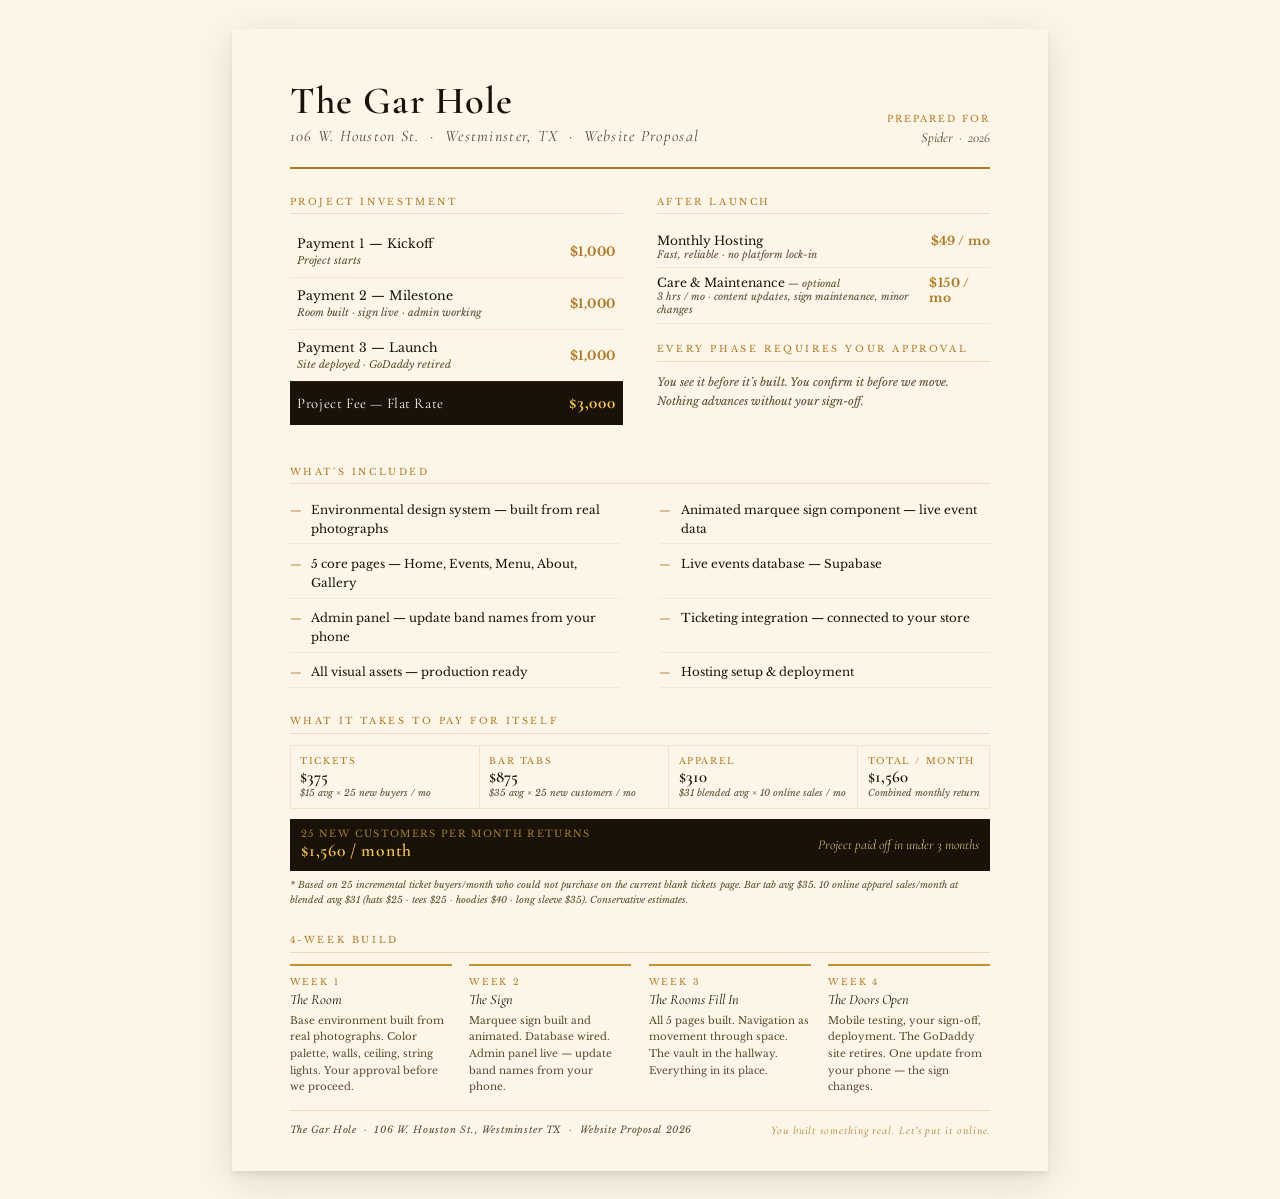
<file: pitch/garhole-proposal.html>
<!DOCTYPE html>
<html lang="en">
<head>
<meta charset="UTF-8">
<meta name="viewport" content="width=device-width, initial-scale=1.0">
<title>The Gar Hole — Website Proposal</title>
<link rel="preconnect" href="https://fonts.googleapis.com">
<link rel="preconnect" href="https://fonts.gstatic.com" crossorigin>
<link href="https://fonts.googleapis.com/css2?family=Cormorant+Garamond:ital,wght@0,400;0,600;1,400;1,600&family=Libre+Baskerville:ital,wght@0,400;0,700;1,400&display=swap" rel="stylesheet">
<style>

/* ── PRINT + SCREEN ─────────────────────────── */
:root {
  --ink:       #1a1208;
  --amber:     #b07820;
  --amber-lt:  #c89030;
  --rule:      #c8a860;
  --muted:     #5a4830;
  --bg:        #fdf6e8;
  --bg-dark:   #1a1208;
  --cream:     #f5ead0;
  --white:     #fffdf5;
}

* { margin:0; padding:0; box-sizing:border-box; }

body {
  background: var(--bg);
  font-family: 'Libre Baskerville', Georgia, serif;
  color: var(--ink);
  -webkit-print-color-adjust: exact;
  print-color-adjust: exact;
}

/* ── PAGE SHELL ─────────────────────────────── */
.page {
  width: 8.5in;
  min-height: 11in;
  margin: 0 auto;
  padding: 0.55in 0.60in 0.50in;
  background: var(--bg);
  position: relative;
}

/* ── HEADER ─────────────────────────────────── */
.header {
  display: flex;
  align-items: flex-end;
  justify-content: space-between;
  padding-bottom: 0.22in;
  border-bottom: 2px solid var(--amber);
  margin-bottom: 0.28in;
}
.header-left h1 {
  font-family: 'Cormorant Garamond', serif;
  font-size: 2.4rem;
  font-weight: 600;
  color: var(--ink);
  letter-spacing: 0.03em;
  line-height: 1;
}
.header-left p {
  font-family: 'Cormorant Garamond', serif;
  font-style: italic;
  font-size: 1.0rem;
  color: var(--muted);
  letter-spacing: 0.08em;
  margin-top: 0.06in;
}
.header-right {
  text-align: right;
}
.header-right .label {
  font-size: 0.58rem;
  letter-spacing: 0.22em;
  text-transform: uppercase;
  color: var(--amber);
  margin-bottom: 0.04in;
}
.header-right .date {
  font-family: 'Cormorant Garamond', serif;
  font-size: 0.88rem;
  color: var(--muted);
  font-style: italic;
}

/* ── SECTION HEADS ──────────────────────────── */
.sec-head {
  font-size: 0.58rem;
  letter-spacing: 0.28em;
  text-transform: uppercase;
  color: var(--amber);
  margin-bottom: 0.12in;
  padding-bottom: 0.06in;
  border-bottom: 1px solid rgba(180,140,60,0.25);
}

/* ── INTRO BLOCK ────────────────────────────── */
.intro {
  margin-bottom: 0.28in;
}
.intro p {
  font-family: 'Cormorant Garamond', serif;
  font-style: italic;
  font-size: 1.08rem;
  line-height: 1.72;
  color: var(--muted);
  max-width: 6.5in;
}

/* ── TWO COLUMN LAYOUT ──────────────────────── */
.two-col {
  display: grid;
  grid-template-columns: 1fr 1fr;
  gap: 0.35in;
  margin-bottom: 0.28in;
}

/* ── DELIVERABLES LIST ──────────────────────── */
.deliverables {
  margin-bottom: 0.28in;
}
.del-grid {
  display: grid;
  grid-template-columns: 1fr 1fr;
  gap: 0.06in 0.4in;
}
.del-item {
  display: flex;
  align-items: baseline;
  gap: 0.1in;
  font-size: 0.74rem;
  line-height: 1.6;
  color: var(--ink);
  padding: 0.05in 0;
  border-bottom: 1px solid rgba(180,140,60,0.12);
}
.del-item::before {
  content: '—';
  color: var(--amber);
  flex-shrink: 0;
  font-size: 0.65rem;
}

/* ── FEE TABLE ──────────────────────────────── */
.fee-table {
  width: 100%;
  border-collapse: collapse;
  margin-bottom: 0.14in;
}
.fee-table tr {
  border-bottom: 1px solid rgba(180,140,60,0.15);
}
.fee-table tr:last-child {
  border-bottom: none;
}
.fee-table td {
  padding: 0.09in 0.08in;
  font-size: 0.78rem;
  line-height: 1.4;
}
.fee-table td:last-child {
  text-align: right;
  font-weight: 700;
  color: var(--amber);
  letter-spacing: 0.04em;
  white-space: nowrap;
}
.fee-table .trigger {
  font-size: 0.64rem;
  color: var(--muted);
  font-style: italic;
  display: block;
  margin-top: 0.02in;
}
.fee-total {
  background: var(--ink);
  color: var(--white);
}
.fee-total td {
  padding: 0.10in 0.08in;
  font-family: 'Cormorant Garamond', serif;
  font-size: 0.92rem;
  letter-spacing: 0.04em;
  -webkit-print-color-adjust: exact;
  print-color-adjust: exact;
}
.fee-total td:last-child {
  color: #f5c842;
  font-size: 1.08rem;
}

/* ── ONGOING TABLE ──────────────────────────── */
.ongoing-row {
  display: flex;
  justify-content: space-between;
  align-items: baseline;
  padding: 0.07in 0;
  border-bottom: 1px solid rgba(180,140,60,0.12);
  font-size: 0.76rem;
}
.ongoing-row:last-child { border-bottom: none; }
.ongoing-row .amt {
  font-weight: 700;
  color: var(--amber);
  letter-spacing: 0.04em;
}
.ongoing-row .note {
  font-size: 0.62rem;
  color: var(--muted);
  font-style: italic;
  display: block;
}

/* ── ROI TABLE ──────────────────────────────── */
.roi-grid {
  display: grid;
  grid-template-columns: repeat(3, 1fr) auto;
  gap: 0;
  margin-bottom: 0.10in;
}
.roi-cell {
  padding: 0.09in 0.10in;
  border: 1px solid rgba(180,140,60,0.18);
  border-right: none;
}
.roi-cell:last-child { border-right: 1px solid rgba(180,140,60,0.18); }
.roi-cell .rc-label {
  font-size: 0.56rem;
  letter-spacing: 0.18em;
  text-transform: uppercase;
  color: var(--amber);
  margin-bottom: 0.03in;
}
.roi-cell .rc-val {
  font-family: 'Cormorant Garamond', serif;
  font-size: 1.05rem;
  font-weight: 600;
  color: var(--ink);
  line-height: 1;
}
.roi-cell .rc-note {
  font-size: 0.58rem;
  color: var(--muted);
  font-style: italic;
  margin-top: 0.02in;
}
.roi-result {
  background: var(--ink);
  padding: 0.10in 0.12in;
  display: flex;
  align-items: center;
  justify-content: space-between;
  margin-bottom: 0.08in;
  -webkit-print-color-adjust: exact;
  print-color-adjust: exact;
}
.roi-result .rr-label {
  font-size: 0.60rem;
  letter-spacing: 0.14em;
  text-transform: uppercase;
  color: rgba(245,200,66,0.60);
}
.roi-result .rr-val {
  font-family: 'Cormorant Garamond', serif;
  font-size: 1.1rem;
  color: #f5c842;
  font-weight: 600;
  letter-spacing: 0.04em;
}
.roi-result .rr-payoff {
  font-family: 'Cormorant Garamond', serif;
  font-style: italic;
  font-size: 0.85rem;
  color: rgba(245,220,140,0.80);
}
.roi-footnote {
  font-size: 0.58rem;
  color: var(--muted);
  font-style: italic;
  line-height: 1.55;
}

/* ── TIMELINE ───────────────────────────────── */
.timeline {
  display: grid;
  grid-template-columns: repeat(4, 1fr);
  gap: 0.18in;
  margin-bottom: 0.28in;
}
.wk {
  border-top: 2px solid var(--amber-lt);
  padding-top: 0.10in;
}
.wk-num {
  font-size: 0.56rem;
  letter-spacing: 0.20em;
  text-transform: uppercase;
  color: var(--amber);
  margin-bottom: 0.04in;
}
.wk-name {
  font-family: 'Cormorant Garamond', serif;
  font-style: italic;
  font-size: 0.90rem;
  color: var(--ink);
  margin-bottom: 0.05in;
  line-height: 1.2;
}
.wk-desc {
  font-size: 0.64rem;
  color: var(--muted);
  line-height: 1.62;
}

/* ── FOOTER ─────────────────────────────────── */
.footer {
  position: absolute;
  bottom: 0.35in;
  left: 0.60in;
  right: 0.60in;
  display: flex;
  align-items: center;
  justify-content: space-between;
  padding-top: 0.12in;
  border-top: 1px solid rgba(180,140,60,0.25);
}
.footer p {
  font-size: 0.60rem;
  color: var(--muted);
  font-style: italic;
  letter-spacing: 0.06em;
}
.footer .tagline {
  font-family: 'Cormorant Garamond', serif;
  font-size: 0.72rem;
  color: var(--amber);
  font-style: italic;
  letter-spacing: 0.08em;
}

/* ── PRINT STYLES ───────────────────────────── */
@media print {
  body { background: white; }
  .page {
    width: 100%;
    min-height: auto;
    margin: 0;
    padding: 0.5in 0.55in 0.45in;
    box-shadow: none;
  }
  .footer { position: fixed; bottom: 0.3in; }
}

@media screen {
  body { padding: 0.3in 0; }
  .page {
    box-shadow:
      0 4px 6px rgba(0,0,0,0.07),
      0 10px 40px rgba(0,0,0,0.12);
  }
}

</style>
</head>
<body>
<div class="page">

  <!-- HEADER -->
  <div class="header">
    <div class="header-left">
      <h1>The Gar Hole</h1>
      <p>106 W. Houston St. &nbsp;&middot;&nbsp; Westminster, TX &nbsp;&middot;&nbsp; Website Proposal</p>
    </div>
    <div class="header-right">
      <div class="label">Prepared for</div>
      <div class="date">Spider &nbsp;&middot;&nbsp; 2026</div>
    </div>
  </div>

  <!-- TWO COLUMN: FEE + ONGOING -->
  <div class="two-col">

    <!-- LEFT: PROJECT FEE -->
    <div>
      <div class="sec-head">Project Investment</div>
      <table class="fee-table">
        <tr>
          <td>
            Payment 1 &mdash; Kickoff
            <span class="trigger">Project starts</span>
          </td>
          <td>$1,000</td>
        </tr>
        <tr>
          <td>
            Payment 2 &mdash; Milestone
            <span class="trigger">Room built &middot; sign live &middot; admin working</span>
          </td>
          <td>$1,000</td>
        </tr>
        <tr>
          <td>
            Payment 3 &mdash; Launch
            <span class="trigger">Site deployed &middot; GoDaddy retired</span>
          </td>
          <td>$1,000</td>
        </tr>
        <tr class="fee-total">
          <td>Project Fee &mdash; Flat Rate</td>
          <td>$3,000</td>
        </tr>
      </table>
    </div>

    <!-- RIGHT: ONGOING + TIMELINE SUMMARY -->
    <div>
      <div class="sec-head">After Launch</div>
      <div class="ongoing-row">
        <div>
          Monthly Hosting
          <span class="note">Fast, reliable &middot; no platform lock-in</span>
        </div>
        <div class="amt">$49 / mo</div>
      </div>
      <div class="ongoing-row">
        <div>
          Care &amp; Maintenance <em style="font-size:0.62rem;color:var(--muted);"> &mdash; optional</em>
          <span class="note">3 hrs / mo &middot; content updates, sign maintenance, minor changes</span>
        </div>
        <div class="amt">$150 / mo</div>
      </div>

      <div style="margin-top:0.20in;">
        <div class="sec-head">Every Phase Requires Your Approval</div>
        <p style="font-size:0.70rem;color:var(--muted);line-height:1.65;font-style:italic;">You see it before it&rsquo;s built. You confirm it before we move. Nothing advances without your sign-off.</p>
      </div>
    </div>

  </div>

  <!-- DELIVERABLES -->
  <div class="deliverables">
    <div class="sec-head">What&rsquo;s Included</div>
    <div class="del-grid">
      <div class="del-item">Environmental design system &mdash; built from real photographs</div>
      <div class="del-item">Animated marquee sign component &mdash; live event data</div>
      <div class="del-item">5 core pages &mdash; Home, Events, Menu, About, Gallery</div>
      <div class="del-item">Live events database &mdash; Supabase</div>
      <div class="del-item">Admin panel &mdash; update band names from your phone</div>
      <div class="del-item">Ticketing integration &mdash; connected to your store</div>
      <div class="del-item">All visual assets &mdash; production ready</div>
      <div class="del-item">Hosting setup &amp; deployment</div>
    </div>
  </div>

  <!-- ROI -->
  <div style="margin-bottom:0.28in;">
    <div class="sec-head">What It Takes To Pay For Itself</div>
    <div class="roi-grid">
      <div class="roi-cell">
        <div class="rc-label">Tickets</div>
        <div class="rc-val">$375</div>
        <div class="rc-note">$15 avg &times; 25 new buyers / mo</div>
      </div>
      <div class="roi-cell">
        <div class="rc-label">Bar Tabs</div>
        <div class="rc-val">$875</div>
        <div class="rc-note">$35 avg &times; 25 new customers / mo</div>
      </div>
      <div class="roi-cell">
        <div class="rc-label">Apparel</div>
        <div class="rc-val">$310</div>
        <div class="rc-note">$31 blended avg &times; 10 online sales / mo</div>
      </div>
      <div class="roi-cell">
        <div class="rc-label">Total / Month</div>
        <div class="rc-val">$1,560</div>
        <div class="rc-note">Combined monthly return</div>
      </div>
    </div>
    <div class="roi-result">
      <div>
        <div class="rr-label">25 new customers per month returns</div>
        <div class="rr-val">$1,560 / month</div>
      </div>
      <div class="rr-payoff">Project paid off in under 3 months</div>
    </div>
    <div class="roi-footnote">* Based on 25 incremental ticket buyers/month who could not purchase on the current blank tickets page. Bar tab avg $35. 10 online apparel sales/month at blended avg $31 (hats $25 &middot; tees $25 &middot; hoodies $40 &middot; long sleeve $35). Conservative estimates.</div>
  </div>

  <!-- TIMELINE -->
  <div class="sec-head">4-Week Build</div>
  <div class="timeline">
    <div class="wk">
      <div class="wk-num">Week 1</div>
      <div class="wk-name">The Room</div>
      <div class="wk-desc">Base environment built from real photographs. Color palette, walls, ceiling, string lights. Your approval before we proceed.</div>
    </div>
    <div class="wk">
      <div class="wk-num">Week 2</div>
      <div class="wk-name">The Sign</div>
      <div class="wk-desc">Marquee sign built and animated. Database wired. Admin panel live &mdash; update band names from your phone.</div>
    </div>
    <div class="wk">
      <div class="wk-num">Week 3</div>
      <div class="wk-name">The Rooms Fill In</div>
      <div class="wk-desc">All 5 pages built. Navigation as movement through space. The vault in the hallway. Everything in its place.</div>
    </div>
    <div class="wk">
      <div class="wk-num">Week 4</div>
      <div class="wk-name">The Doors Open</div>
      <div class="wk-desc">Mobile testing, your sign-off, deployment. The GoDaddy site retires. One update from your phone &mdash; the sign changes.</div>
    </div>
  </div>

  <!-- FOOTER -->
  <div class="footer">
    <p>The Gar Hole &nbsp;&middot;&nbsp; 106 W. Houston St., Westminster TX &nbsp;&middot;&nbsp; Website Proposal 2026</p>
    <div class="tagline">You built something real. Let&rsquo;s put it online.</div>
  </div>

</div>
</body>
</html>
</file>
